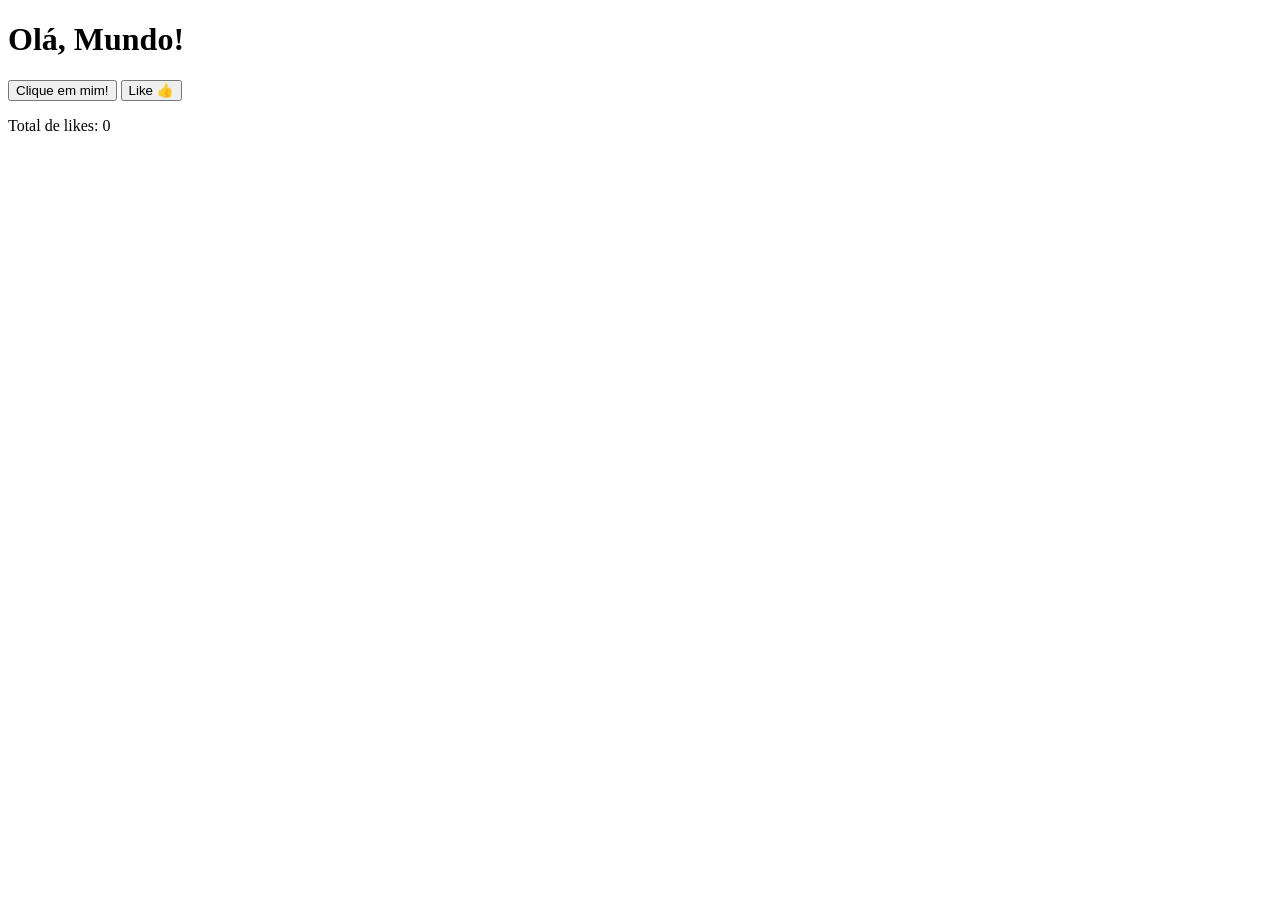
<file: .vscode/Javascript/index.html>
<!DOCTYPE html>
<html lang="pt-br">
<head>
    <meta charset="UTF-8">
    <title>Meu Primeiro Site</title>
</head>
<body>
    <h1>Olá, Mundo!</h1>
    <button id="meuBotao">Clique em mim!</button>

    <script src="script.js"></script>
</body>
</html>

<button id="botaoLike">Like 👍</button>
<p>Total de likes: <span id="contador">0</span></p>
</file>
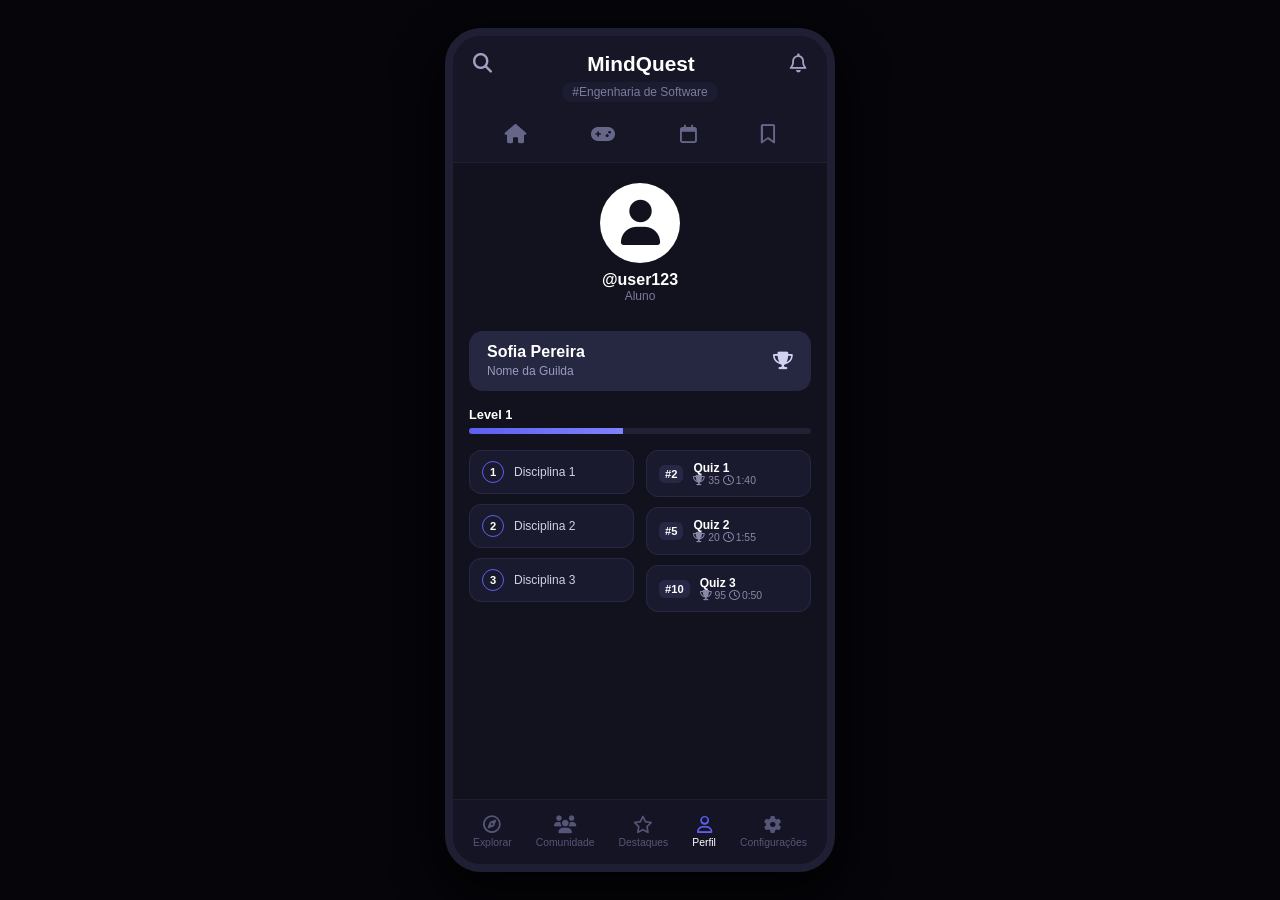
<file: mindquest-app/dashboard.html>
<!DOCTYPE html>
<html lang="pt-BR">
<head>
  <meta charset="UTF-8">
  <meta name="viewport" content="width=device-width, initial-scale=1.0, maximum-scale=1.0, user-scalable=no, viewport-fit=cover">
  <title>MindQuest - Perfil</title>
  <link rel="stylesheet" href="https://cdnjs.cloudflare.com/ajax/libs/font-awesome/6.4.0/css/all.min.css">
  <link rel="stylesheet" href="style.css">
</head>
<body>

  <div class="app-container">
    <header class="app-header">
      <div class="header-top">
        <button class="icon-btn"><i class="fa-solid fa-magnifying-glass"></i></button>
        <h1 class="logo-text">MindQuest</h1>
        <button class="icon-btn"><i class="fa-regular fa-bell"></i></button>
      </div>
      <div class="subject-tag"><span>#Engenharia de Software</span></div>
      <nav class="sub-nav">
        <a href="feed.html" class="sub-nav-btn"><i class="fa-solid fa-house"></i></a>
        <a href="lobby-quiz.html" class="sub-nav-btn"><i class="fa-solid fa-gamepad"></i></a>
        <button class="sub-nav-btn"><i class="fa-regular fa-calendar"></i></button>
        <button class="sub-nav-btn"><i class="fa-regular fa-bookmark"></i></button>
      </nav>
    </header>

    <main class="main-content">
      <section class="profile-header">
        <div class="profile-avatar"><i class="fa-solid fa-user"></i></div>
        <h2 class="profile-username">@user123</h2>
        <span class="profile-role">Aluno</span>
      </section>

      <section class="user-card">
        <div>
          <h3 class="user-fullname">Sofia Pereira</h3>
          <span class="guild-name">Nome da Guilda</span>
        </div>
        <div class="user-card-badge"><i class="fa-solid fa-trophy"></i></div>
      </section>

      <section class="level-section">
        <span class="level-title">Level 1</span>
        <div class="progress-bar-bg">
          <div class="progress-bar-fill" style="width: 45%;"></div>
        </div>
      </section>

      <section class="dashboard-grid">
        <div class="grid-column">
          <div class="dash-item"><div class="item-number">1</div><span class="item-text">Disciplina 1</span></div>
          <div class="dash-item"><div class="item-number">2</div><span class="item-text">Disciplina 2</span></div>
          <div class="dash-item"><div class="item-number">3</div><span class="item-text">Disciplina 3</span></div>
        </div>
        <div class="grid-column">
          <div class="dash-item"><div class="rank-badge">#2</div><div class="quiz-info"><span class="quiz-title">Quiz 1</span><span class="quiz-stats"><i class="fa-solid fa-trophy"></i> 35 <i class="fa-regular fa-clock"></i> 1:40</span></div></div>
          <div class="dash-item"><div class="rank-badge">#5</div><div class="quiz-info"><span class="quiz-title">Quiz 2</span><span class="quiz-stats"><i class="fa-solid fa-trophy"></i> 20 <i class="fa-regular fa-clock"></i> 1:55</span></div></div>
          <div class="dash-item"><div class="rank-badge">#10</div><div class="quiz-info"><span class="quiz-title">Quiz 3</span><span class="quiz-stats"><i class="fa-solid fa-trophy"></i> 95 <i class="fa-regular fa-clock"></i> 0:50</span></div></div>
        </div>
      </section>
    </main>

    <nav class="bottom-nav">
      <a href="feed.html" class="nav-item"><i class="fa-regular fa-compass"></i><span>Explorar</span></a>
      <a href="#" class="nav-item"><i class="fa-solid fa-users"></i><span>Comunidade</span></a>
      <a href="#" class="nav-item"><i class="fa-regular fa-star"></i><span>Destaques</span></a>
      <a href="dashboard.html" class="nav-item active"><i class="fa-regular fa-user"></i><span>Perfil</span></a>
      <a href="#" class="nav-item"><i class="fa-solid fa-gear"></i><span>Configurações</span></a>
    </nav>
  </div>

</body>
</html>
</file>
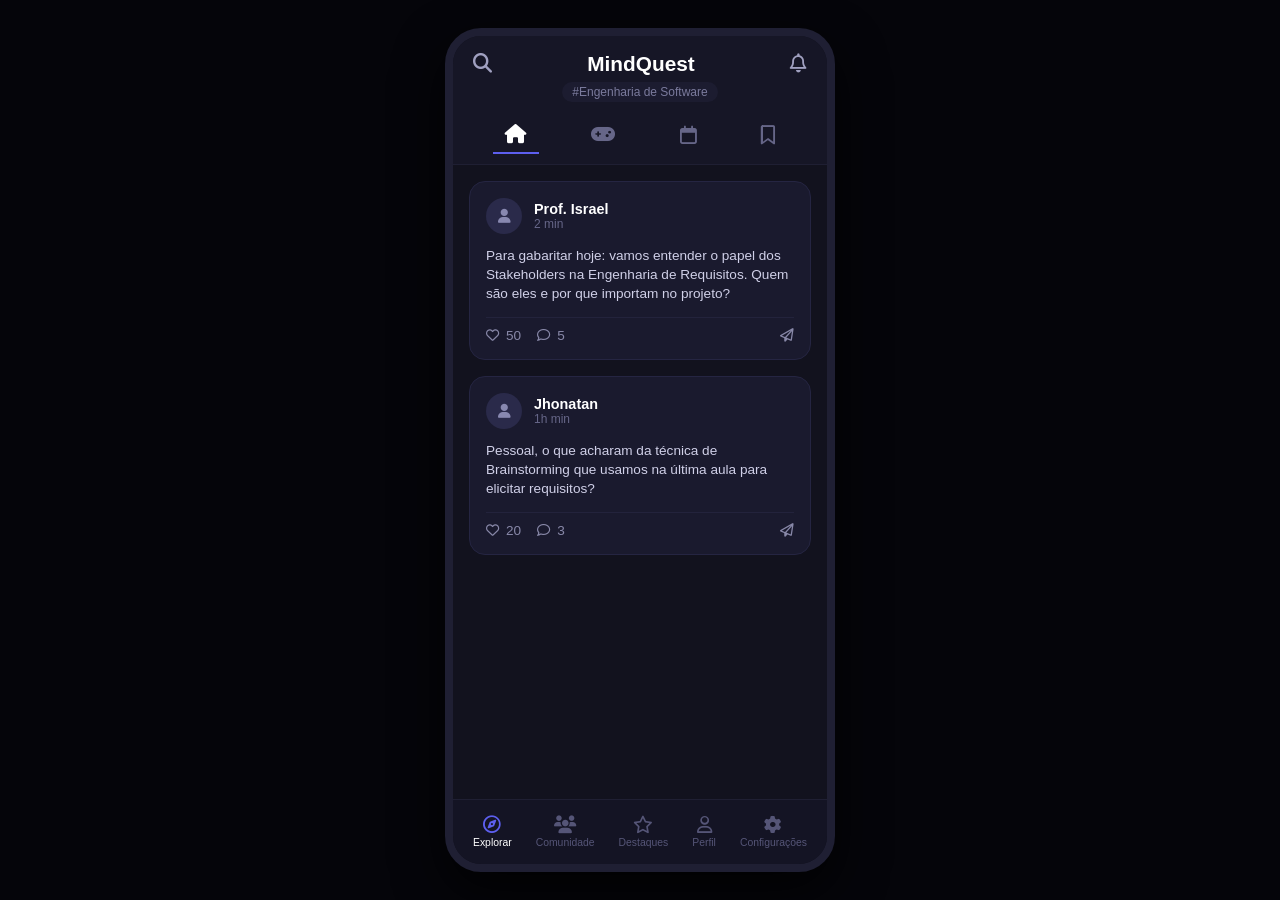
<file: mindquest-app/feed.html>
<!DOCTYPE html>
<html lang="pt-BR">
<head>
  <meta charset="UTF-8">
  <meta name="viewport" content="width=device-width, initial-scale=1.0, maximum-scale=1.0, user-scalable=no, viewport-fit=cover">
  <meta name="apple-mobile-web-app-capable" content="yes">
  <meta name="apple-mobile-web-app-status-bar-style" content="black-translucent">
  <title>MindQuest - Feed</title>
  <link rel="stylesheet" href="https://cdnjs.cloudflare.com/ajax/libs/font-awesome/6.4.0/css/all.min.css">
  <link rel="stylesheet" href="style.css">
</head>
<body>

  <div class="app-container">
    <header class="app-header">
      <div class="header-top">
        <button class="icon-btn"><i class="fa-solid fa-magnifying-glass"></i></button>
        <h1 class="logo-text">MindQuest</h1>
        <button class="icon-btn"><i class="fa-regular fa-bell"></i></button>
      </div>
      <div class="subject-tag"><span>#Engenharia de Software</span></div>
      <nav class="sub-nav">
        <button class="sub-nav-btn active"><i class="fa-solid fa-house"></i></button>
        <a href="lobby-quiz.html" class="sub-nav-btn"><i class="fa-solid fa-gamepad"></i></a>
        <button class="sub-nav-btn"><i class="fa-regular fa-calendar"></i></button>
        <button class="sub-nav-btn"><i class="fa-regular fa-bookmark"></i></button>
      </nav>
    </header>

    <main class="main-content">
      <article class="post-card">
        <div class="post-header">
          <div class="author-avatar"><i class="fa-solid fa-user"></i></div>
          <div class="author-info">
            <span class="author-name">Prof. Israel</span>
            <span class="post-time">2 min</span>
          </div>
        </div>
        <div class="post-body">
          <p>Para gabaritar hoje: vamos entender o papel dos Stakeholders na Engenharia de Requisitos. Quem são eles e por que importam no projeto?</p>
        </div>
        <div class="post-footer">
          <button class="action-btn"><i class="fa-regular fa-heart"></i> 50</button>
          <button class="action-btn"><i class="fa-regular fa-comment"></i> 5</button>
          <button class="action-btn share-btn"><i class="fa-regular fa-paper-plane"></i></button>
        </div>
      </article>

      <article class="post-card">
        <div class="post-header">
          <div class="author-avatar"><i class="fa-solid fa-user"></i></div>
          <div class="author-info">
            <span class="author-name">Jhonatan</span>
            <span class="post-time">1h min</span>
          </div>
        </div>
        <div class="post-body">
          <p>Pessoal, o que acharam da técnica de Brainstorming que usamos na última aula para elicitar requisitos?</p>
        </div>
        <div class="post-footer">
          <button class="action-btn"><i class="fa-regular fa-heart"></i> 20</button>
          <button class="action-btn"><i class="fa-regular fa-comment"></i> 3</button>
          <button class="action-btn share-btn"><i class="fa-regular fa-paper-plane"></i></button>
        </div>
      </article>
    </main>

    <nav class="bottom-nav">
      <a href="feed.html" class="nav-item active"><i class="fa-regular fa-compass"></i><span>Explorar</span></a>
      <a href="#" class="nav-item"><i class="fa-solid fa-users"></i><span>Comunidade</span></a>
      <a href="#" class="nav-item"><i class="fa-regular fa-star"></i><span>Destaques</span></a>
      <a href="dashboard.html" class="nav-item"><i class="fa-regular fa-user"></i><span>Perfil</span></a>
      <a href="#" class="nav-item"><i class="fa-solid fa-gear"></i><span>Configurações</span></a>
    </nav>
  </div>

</body>
</html>
</file>
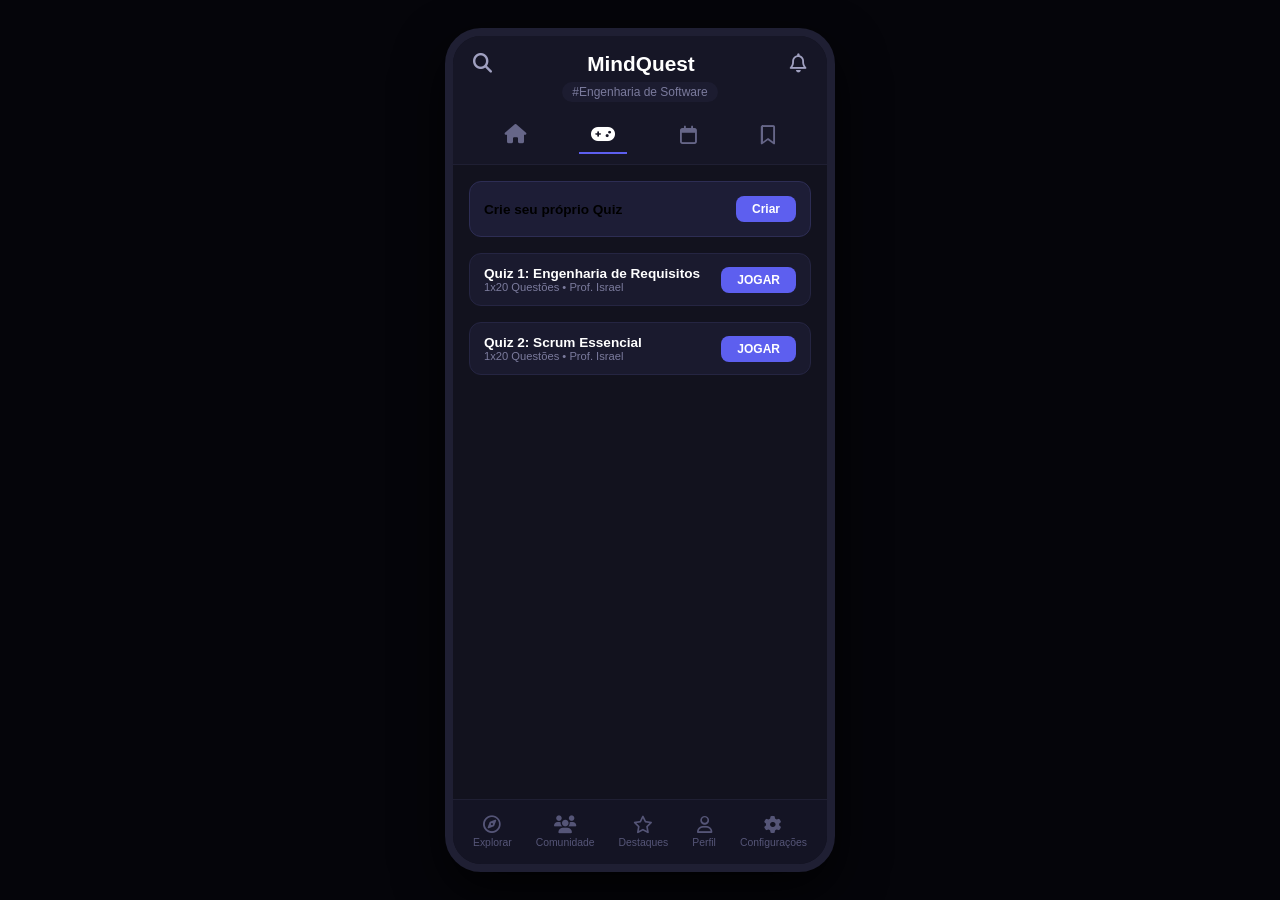
<file: mindquest-app/lobby-quiz.html>
<!DOCTYPE html>
<html lang="pt-BR">
<head>
  <meta charset="UTF-8">
  <meta name="viewport" content="width=device-width, initial-scale=1.0, maximum-scale=1.0, user-scalable=no, viewport-fit=cover">
  <title>MindQuest - Lobby Quiz</title>
  <link rel="stylesheet" href="https://cdnjs.cloudflare.com/ajax/libs/font-awesome/6.4.0/css/all.min.css">
  <link rel="stylesheet" href="style.css">
</head>
<body>

  <div class="app-container">
    <header class="app-header">
      <div class="header-top">
        <button class="icon-btn"><i class="fa-solid fa-magnifying-glass"></i></button>
        <h1 class="logo-text">MindQuest</h1>
        <button class="icon-btn"><i class="fa-regular fa-bell"></i></button>
      </div>
      <div class="subject-tag"><span>#Engenharia de Software</span></div>
      <nav class="sub-nav">
        <a href="feed.html" class="sub-nav-btn"><i class="fa-solid fa-house"></i></a>
        <button class="sub-nav-btn active"><i class="fa-solid fa-gamepad"></i></button>
        <button class="sub-nav-btn"><i class="fa-regular fa-calendar"></i></button>
        <button class="sub-nav-btn"><i class="fa-regular fa-bookmark"></i></button>
      </nav>
    </header>

    <main class="main-content">
      <div class="create-quiz-card">
        <span>Crie seu próprio Quiz</span>
        <button class="btn-primary">Criar</button>
      </div>

      <div class="quiz-card-item">
        <div>
          <h4>Quiz 1: Engenharia de Requisitos</h4>
          <p>1x20 Questões • Prof. Israel</p>
        </div>
        <a href="quiz.html" class="btn-primary" style="text-decoration:none;">JOGAR</a>
      </div>

      <div class="quiz-card-item">
        <div>
          <h4>Quiz 2: Scrum Essencial</h4>
          <p>1x20 Questões • Prof. Israel</p>
        </div>
        <a href="quiz.html" class="btn-primary" style="text-decoration:none;">JOGAR</a>
      </div>
    </main>

    <nav class="bottom-nav">
      <a href="feed.html" class="nav-item"><i class="fa-regular fa-compass"></i><span>Explorar</span></a>
      <a href="#" class="nav-item"><i class="fa-solid fa-users"></i><span>Comunidade</span></a>
      <a href="#" class="nav-item"><i class="fa-regular fa-star"></i><span>Destaques</span></a>
      <a href="dashboard.html" class="nav-item"><i class="fa-regular fa-user"></i><span>Perfil</span></a>
      <a href="#" class="nav-item"><i class="fa-solid fa-gear"></i><span>Configurações</span></a>
    </nav>
  </div>

</body>
</html>
</file>
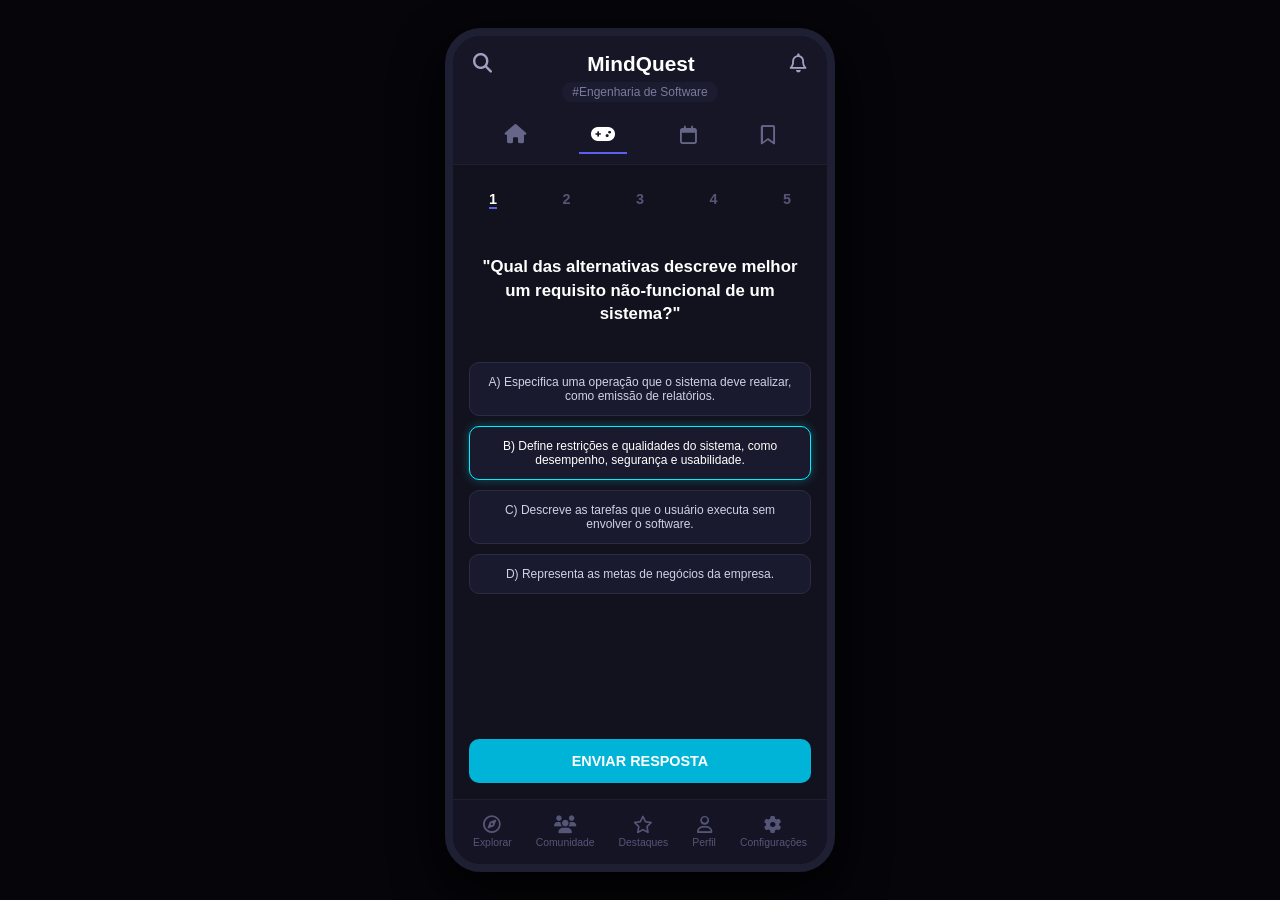
<file: mindquest-app/quiz.html>
<!DOCTYPE html>
<html lang="pt-BR">
<head>
  <meta charset="UTF-8">
  <meta name="viewport" content="width=device-width, initial-scale=1.0, maximum-scale=1.0, user-scalable=no, viewport-fit=cover">
  <title>MindQuest - Quiz</title>
  <link rel="stylesheet" href="https://cdnjs.cloudflare.com/ajax/libs/font-awesome/6.4.0/css/all.min.css">
  <link rel="stylesheet" href="style.css">
</head>
<body>

  <div class="app-container">
    <header class="app-header">
      <div class="header-top">
        <button class="icon-btn"><i class="fa-solid fa-magnifying-glass"></i></button>
        <h1 class="logo-text">MindQuest</h1>
        <button class="icon-btn"><i class="fa-regular fa-bell"></i></button>
      </div>
      <div class="subject-tag"><span>#Engenharia de Software</span></div>
      <nav class="sub-nav">
        <a href="feed.html" class="sub-nav-btn"><i class="fa-solid fa-house"></i></a>
        <a href="lobby-quiz.html" class="sub-nav-btn active"><i class="fa-solid fa-gamepad"></i></a>
        <button class="sub-nav-btn"><i class="fa-regular fa-calendar"></i></button>
        <button class="sub-nav-btn"><i class="fa-regular fa-bookmark"></i></button>
      </nav>
    </header>

    <main class="main-content" style="justify-content: space-between;">
      <div class="quiz-stepper">
        <span class="step-num active">1</span>
        <span class="step-num">2</span>
        <span class="step-num">3</span>
        <span class="step-num">4</span>
        <span class="step-num">5</span>
      </div>

      <div class="question-box">
        <h2 class="question-text">"Qual das alternativas descreve melhor um requisito não-funcional de um sistema?"</h2>
      </div>

      <div class="options-list">
        <div class="option-card">A) Especifica uma operação que o sistema deve realizar, como emissão de relatórios.</div>
        <div class="option-card selected-neon">B) Define restrições e qualidades do sistema, como desempenho, segurança e usabilidade.</div>
        <div class="option-card">C) Descreve as tarefas que o usuário executa sem envolver o software.</div>
        <div class="option-card">D) Representa as metas de negócios da empresa.</div>
      </div>

      <button class="btn-cyan">ENVIAR RESPOSTA</button>
    </main>

    <nav class="bottom-nav">
      <a href="feed.html" class="nav-item"><i class="fa-regular fa-compass"></i><span>Explorar</span></a>
      <a href="#" class="nav-item"><i class="fa-solid fa-users"></i><span>Comunidade</span></a>
      <a href="#" class="nav-item"><i class="fa-regular fa-star"></i><span>Destaques</span></a>
      <a href="dashboard.html" class="nav-item"><i class="fa-regular fa-user"></i><span>Perfil</span></a>
      <a href="#" class="nav-item"><i class="fa-solid fa-gear"></i><span>Configurações</span></a>
    </nav>
  </div>

</body>
</html>
</file>
<file: mindquest-app/style.css>
/* =========================================
   1. RESET & FRAMEWORK MOBILE
   ========================================= */
* {
  margin: 0;
  padding: 0;
  box-sizing: border-box;
  font-family: -apple-system, BlinkMacSystemFont, "Segoe UI", Roboto, Helvetica, Arial, sans-serif;
}

html, body {
  width: 100%;
  height: 100%;
  background-color: #0b0b12;
  overflow: hidden;
  -webkit-tap-highlight-color: transparent;
}

.app-container {
  width: 100vw;
  height: 100vh;
  padding-top: env(safe-area-inset-top);
  padding-bottom: env(safe-area-inset-bottom);
  background-color: #12121e;
  display: flex;
  flex-direction: column;
  position: relative;
  box-sizing: border-box;
}

/* Moldura simuladora de Celular no Computador */
@media (min-width: 600px) {
  body {
    display: flex;
    justify-content: center;
    align-items: center;
    background-color: #05050a;
  }
  
  .app-container {
    width: 390px;
    height: 844px;
    border-radius: 36px;
    border: 8px solid #1f1f33;
    box-shadow: 0 20px 50px rgba(0, 0, 0, 0.8);
    overflow: hidden;
  }
}

/* =========================================
   2. HEADER & LAYOUT GERAL
   ========================================= */
.app-header {
  background-color: #161626;
  padding: 16px 20px 10px 20px;
  border-bottom: 1px solid #1f1f33;
}

.header-top {
  display: flex;
  justify-content: space-between;
  align-items: center;
}

.logo-text {
  font-size: 1.3rem;
  font-weight: 700;
  color: #ffffff;
}

.icon-btn {
  background: none;
  border: none;
  color: #a0a0c0;
  font-size: 1.2rem;
  cursor: pointer;
}

.subject-tag {
  text-align: center;
  margin-top: 6px;
  margin-bottom: 12px;
}

.subject-tag span {
  font-size: 0.75rem;
  color: #7b7b9d;
  background-color: #1c1c30;
  padding: 3px 10px;
  border-radius: 12px;
}

/* Sub-navegação do topo */
.sub-nav {
  display: flex;
  justify-content: space-around;
  padding-top: 6px;
}

.sub-nav-btn {
  background: none;
  border: none;
  color: #666688;
  font-size: 1.2rem;
  padding: 6px 12px;
  cursor: pointer;
}

.sub-nav-btn.active {
  color: #ffffff;
  border-bottom: 2px solid #5d5fef;
}

.main-content {
  flex: 1;
  overflow-y: auto;
  padding: 16px;
  display: flex;
  flex-direction: column;
  gap: 16px;
}

.main-content::-webkit-scrollbar {
  display: none;
}

/* =========================================
   3. FEED
   ========================================= */
.post-card {
  background-color: #1a1a2e;
  border-radius: 16px;
  padding: 16px;
  border: 1px solid #252542;
}

.post-header {
  display: flex;
  align-items: center;
  gap: 12px;
  margin-bottom: 12px;
}

.author-avatar {
  width: 36px;
  height: 36px;
  border-radius: 50%;
  background-color: #2a2a4a;
  display: flex;
  align-items: center;
  justify-content: center;
  color: #8888b0;
  font-size: 0.9rem;
}

.author-info {
  display: flex;
  flex-direction: column;
}

.author-name {
  font-size: 0.9rem;
  font-weight: 600;
  color: #ffffff;
}

.post-time {
  font-size: 0.75rem;
  color: #666688;
}

.post-body p {
  font-size: 0.85rem;
  line-height: 1.4;
  color: #d0d0e8;
  margin-bottom: 14px;
}

.post-footer {
  display: flex;
  align-items: center;
  gap: 16px;
  border-top: 1px solid #23233c;
  padding-top: 10px;
}

.action-btn {
  background: none;
  border: none;
  color: #8888a8;
  font-size: 0.85rem;
  display: flex;
  align-items: center;
  gap: 6px;
  cursor: pointer;
}

.share-btn {
  margin-left: auto;
}

/* =========================================
   4. PERFIL / DASHBOARD
   ========================================= */
.profile-header {
  display: flex;
  flex-direction: column;
  align-items: center;
  margin-top: 4px;
  margin-bottom: 12px;
}

.profile-avatar {
  width: 80px;
  height: 80px;
  border-radius: 50%;
  background-color: #ffffff;
  color: #12121e;
  display: flex;
  align-items: center;
  justify-content: center;
  font-size: 2.8rem;
  margin-bottom: 8px;
}

.profile-username {
  font-size: 1rem;
  font-weight: 700;
  color: #ffffff;
}

.profile-role {
  font-size: 0.75rem;
  color: #7b7b9d;
}

.user-card {
  width: 100%;
  background-color: #262740;
  border-radius: 14px;
  padding: 12px 18px;
  display: flex;
  justify-content: space-between;
  align-items: center;
}

.user-fullname {
  font-size: 1rem;
  font-weight: 700;
  color: #ffffff;
}

.guild-name {
  font-size: 0.75rem;
  color: #9a9abf;
}

.user-card-badge {
  color: #d1d1f0;
  font-size: 1.1rem;
}

.level-section {
  width: 100%;
}

.level-title {
  font-size: 0.8rem;
  font-weight: 600;
  color: #ffffff;
  display: block;
  margin-bottom: 6px;
}

.progress-bar-bg {
  width: 100%;
  height: 6px;
  background-color: #212135;
  border-radius: 10px;
  overflow: hidden;
}

.progress-bar-fill {
  height: 100%;
  background: linear-gradient(90deg, #5d5fef, #8082ff);
}

.dashboard-grid {
  width: 100%;
  display: grid;
  grid-template-columns: 1fr 1fr;
  gap: 12px;
}

.grid-column {
  display: flex;
  flex-direction: column;
  gap: 10px;
}

.dash-item {
  background-color: #1a1a2e;
  border: 1px solid #282846;
  border-radius: 12px;
  padding: 10px 12px;
  display: flex;
  align-items: center;
  gap: 10px;
}

.item-number {
  width: 22px;
  height: 22px;
  border-radius: 50%;
  border: 1px solid #5d5fef;
  color: #ffffff;
  display: flex;
  align-items: center;
  justify-content: center;
  font-size: 0.7rem;
  font-weight: 600;
}

.item-text {
  font-size: 0.75rem;
  color: #d0d0e8;
}

.rank-badge {
  background-color: #282846;
  color: #ffffff;
  font-size: 0.7rem;
  font-weight: 700;
  padding: 3px 6px;
  border-radius: 6px;
}

.quiz-info {
  display: flex;
  flex-direction: column;
}

.quiz-title {
  font-size: 0.75rem;
  font-weight: 600;
  color: #ffffff;
}

.quiz-stats {
  font-size: 0.65rem;
  color: #8888a8;
}

/* =========================================
   5. LOBBY & QUIZ RODANDO
   ========================================= */
.create-quiz-card {
  background-color: #1d1d36;
  border: 1px solid #2d2d54;
  border-radius: 12px;
  padding: 14px;
  display: flex;
  justify-content: space-between;
  align-items: center;
}

.create-quiz-card span {
  font-size: 0.85rem;
  font-weight: 600;
}

.btn-primary {
  background-color: #5d5fef;
  color: #ffffff;
  border: none;
  padding: 6px 16px;
  border-radius: 8px;
  font-size: 0.75rem;
  font-weight: 600;
  cursor: pointer;
}

.quiz-card-item {
  background-color: #1a1a2e;
  border: 1px solid #252542;
  border-radius: 12px;
  padding: 12px 14px;
  display: flex;
  justify-content: space-between;
  align-items: center;
}

.quiz-card-item h4 {
  font-size: 0.85rem;
  color: #ffffff;
}

.quiz-card-item p {
  font-size: 0.7rem;
  color: #7b7b9d;
}

/* TELA DO QUIZ ATIVO */
.quiz-stepper {
  display: flex;
  justify-content: space-between;
  padding: 10px 20px;
}

.step-num {
  font-size: 0.9rem;
  font-weight: 700;
  color: #555577;
}

.step-num.active {
  color: #ffffff;
  border-bottom: 2px solid #5d5fef;
}

.question-box {
  margin: 20px 0;
  text-align: center;
}

.question-text {
  font-size: 1.05rem;
  font-weight: 700;
  line-height: 1.4;
  color: #ffffff;
}

.options-list {
  display: flex;
  flex-direction: column;
  gap: 10px;
}

.option-card {
  background-color: #1a1a2e;
  border: 1px solid #2b2b48;
  border-radius: 10px;
  padding: 12px;
  font-size: 0.75rem;
  color: #d0d0e8;
  cursor: pointer;
  text-align: center;
}

.option-card.selected-neon {
  border: 1px solid #00f0ff;
  box-shadow: 0 0 10px rgba(0, 240, 255, 0.3);
  color: #ffffff;
}

.btn-cyan {
  width: 100%;
  background-color: #00b4d8;
  color: #ffffff;
  border: none;
  padding: 14px;
  border-radius: 10px;
  font-size: 0.9rem;
  font-weight: 700;
  cursor: pointer;
  margin-top: auto;
}

/* =========================================
   6. BOTTOM NAVIGATION
   ========================================= */
.bottom-nav {
  height: 65px;
  background-color: #141424;
  border-top: 1px solid #1f1f33;
  display: flex;
  justify-content: space-around;
  align-items: center;
  padding: 0 8px;
}

.nav-item {
  background: none;
  border: none;
  color: #555577;
  display: flex;
  flex-direction: column;
  align-items: center;
  gap: 4px;
  font-size: 0.65rem;
  cursor: pointer;
  text-decoration: none;
}

.nav-item i {
  font-size: 1.1rem;
}

.nav-item.active {
  color: #ffffff;
}

.nav-item.active i {
  color: #5d5fef;
}
</file>
